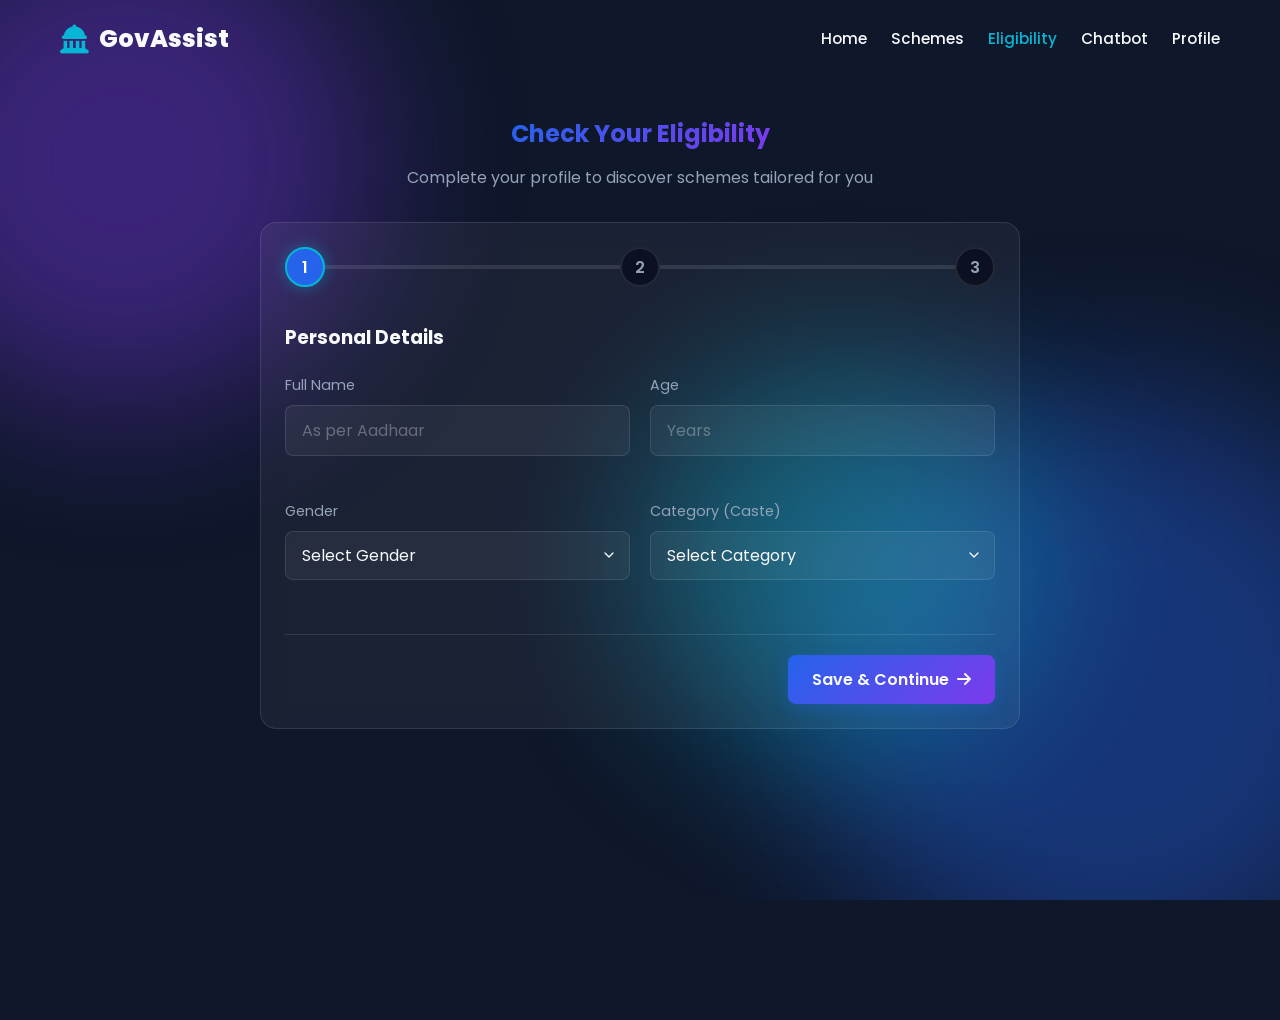
<file: eligibility.html>
<!DOCTYPE html>
<html lang="en">
<head>
    <meta charset="UTF-8">
    <meta name="viewport" content="width=device-width, initial-scale=1.0">
    <title>Check Eligibility - GovAssist</title>
    <link rel="stylesheet" href="style.css">
    <link rel="stylesheet" href="components.css">
    <link rel="stylesheet" href="https://cdnjs.cloudflare.com/ajax/libs/font-awesome/6.4.0/css/all.min.css">
    <style>
        .form-container {
            max-width: 800px;
            margin: 120px auto 60px;
            padding: 0 20px;
        }

        .progress-bar-container {
            display: flex;
            justify-content: space-between;
            position: relative;
            margin-bottom: 40px;
        }

        .progress-bar-container::before {
            content: '';
            position: absolute;
            top: 50%;
            left: 0;
            transform: translateY(-50%);
            width: 100%;
            height: 4px;
            background: var(--card-border);
            z-index: 1;
        }

        .progress-line {
            position: absolute;
            top: 50%;
            left: 0;
            transform: translateY(-50%);
            height: 4px;
            background: var(--gradient-accent);
            z-index: 1;
            width: 0%;
            transition: width 0.4s ease;
        }

        .step-indicator {
            width: 40px;
            height: 40px;
            border-radius: 50%;
            background: var(--darker-bg);
            border: 2px solid var(--card-border);
            display: flex;
            align-items: center;
            justify-content: center;
            font-weight: 600;
            position: relative;
            z-index: 2;
            transition: all 0.3s ease;
            color: var(--gray-text);
        }

        .step-indicator.active {
            border-color: var(--accent-cyan);
            background: var(--primary-blue);
            color: white;
            box-shadow: 0 0 15px rgba(6, 182, 212, 0.4);
        }

        .step-indicator.completed {
            background: var(--accent-cyan);
            border-color: var(--accent-cyan);
            color: white;
        }

        .form-step {
            display: none;
            animation: slideInRight 0.4s ease forwards;
        }

        .form-step.active {
            display: block;
        }

        @keyframes slideInRight {
            from { opacity: 0; transform: translateX(30px); }
            to { opacity: 1; transform: translateX(0); }
        }

        .form-grid {
            display: grid;
            grid-template-columns: 1fr 1fr;
            gap: 20px;
        }

        @media (max-width: 600px) {
            .form-grid {
                grid-template-columns: 1fr;
            }
        }

        .form-navigation {
            display: flex;
            justify-content: space-between;
            margin-top: 30px;
            padding-top: 20px;
            border-top: 1px solid var(--card-border);
        }
    </style>
</head>
<body>

    <!-- Navbar -->
    <nav class="navbar">
        <div class="container">
            <a href="index.html" class="nav-brand">
                <i class="fa-solid fa-landmark-dome"></i> GovAssist
            </a>
            <div class="nav-links">
                <a href="index.html">Home</a>
                <a href="results.html">Schemes</a>
                <a href="eligibility.html" style="color: var(--accent-cyan)">Eligibility</a>
                <a href="chatbot.html">Chatbot</a>
                <a href="profile.html">Profile</a>
            </div>
        </div>
    </nav>

    <div class="form-container">
        <div class="text-center mb-4">
            <h2 class="text-gradient">Check Your Eligibility</h2>
            <p>Complete your profile to discover schemes tailored for you</p>
        </div>

        <div class="glass-card">
            <!-- Progress Bar -->
            <div class="progress-bar-container">
                <div class="progress-line" id="progressLine"></div>
                <div class="step-indicator active" data-step="1">1</div>
                <div class="step-indicator" data-step="2">2</div>
                <div class="step-indicator" data-step="3">3</div>
            </div>

            <form id="eligibilityForm">
                <!-- Step 1: Personal Details -->
                <div class="form-step active" id="step1">
                    <h3 class="mb-3">Personal Details</h3>
                    <div class="form-grid">
                        <div class="input-group">
                            <label>Full Name</label>
                            <input type="text" class="form-control" required placeholder="As per Aadhaar">
                        </div>
                        <div class="input-group">
                            <label>Age</label>
                            <input type="number" class="form-control" required placeholder="Years">
                        </div>
                        <div class="input-group">
                            <label>Gender</label>
                            <select class="form-control" required>
                                <option value="">Select Gender</option>
                                <option value="male">Male</option>
                                <option value="female">Female</option>
                                <option value="transgender">Transgender</option>
                            </select>
                        </div>
                        <div class="input-group">
                            <label>Category (Caste)</label>
                            <select class="form-control" required>
                                <option value="">Select Category</option>
                                <option value="general">General</option>
                                <option value="obc">OBC</option>
                                <option value="sc">SC</option>
                                <option value="st">ST</option>
                            </select>
                        </div>
                    </div>
                </div>

                <!-- Step 2: Location & Status -->
                <div class="form-step" id="step2">
                    <h3 class="mb-3">Location & Status</h3>
                    <div class="form-grid">
                        <div class="input-group">
                            <label>State</label>
                            <select class="form-control" required>
                                <option value="">Select State</option>
                                <option value="an">Andaman and Nicobar Islands</option>
                                <option value="ap">Andhra Pradesh</option>
                                <option value="ar">Arunachal Pradesh</option>
                                <option value="as">Assam</option>
                                <option value="br">Bihar</option>
                                <option value="ch">Chandigarh</option>
                                <option value="ct">Chhattisgarh</option>
                                <option value="dn">Dadra and Nagar Haveli and Daman and Diu</option>
                                <option value="dl">Delhi</option>
                                <option value="ga">Goa</option>
                                <option value="gj">Gujarat</option>
                                <option value="hr">Haryana</option>
                                <option value="hp">Himachal Pradesh</option>
                                <option value="jk">Jammu and Kashmir</option>
                                <option value="jh">Jharkhand</option>
                                <option value="ka">Karnataka</option>
                                <option value="kl">Kerala</option>
                                <option value="la">Ladakh</option>
                                <option value="ld">Lakshadweep</option>
                                <option value="mp">Madhya Pradesh</option>
                                <option value="mh">Maharashtra</option>
                                <option value="mn">Manipur</option>
                                <option value="ml">Meghalaya</option>
                                <option value="mz">Mizoram</option>
                                <option value="nl">Nagaland</option>
                                <option value="or">Odisha</option>
                                <option value="py">Puducherry</option>
                                <option value="pb">Punjab</option>
                                <option value="rj">Rajasthan</option>
                                <option value="sk">Sikkim</option>
                                <option value="tn">Tamil Nadu</option>
                                <option value="tg">Telangana</option>
                                <option value="tr">Tripura</option>
                                <option value="up">Uttar Pradesh</option>
                                <option value="ut">Uttarakhand</option>
                                <option value="wb">West Bengal</option>
                            </select>
                        </div>
                        <div class="input-group">
                            <label>District</label>
                            <input type="text" class="form-control" required placeholder="Enter District">
                        </div>
                        <div class="input-group">
                            <label>BPL Status</label>
                            <select class="form-control" required>
                                <option value="">Are you Below Poverty Line?</option>
                                <option value="yes">Yes</option>
                                <option value="no">No</option>
                            </select>
                        </div>
                        <div class="input-group">
                            <label>Disability Status</label>
                            <select class="form-control" required>
                                <option value="no">None</option>
                                <option value="yes">Yes</option>
                            </select>
                        </div>
                    </div>
                </div>

                <!-- Step 3: Education & Work -->
                <div class="form-step" id="step3">
                    <h3 class="mb-3">Education & Work</h3>
                    <div class="form-grid">
                        <div class="input-group">
                            <label>Education Level</label>
                            <select class="form-control" required>
                                <option value="">Select Education</option>
                                <option value="below_10">Below 10th</option>
                                <option value="10th">10th Pass</option>
                                <option value="12th">12th Pass</option>
                                <option value="graduate">Graduate</option>
                                <option value="postgraduate">Post Graduate</option>
                            </select>
                        </div>
                        <div class="input-group">
                            <label>Occupation</label>
                            <select class="form-control" required>
                                <option value="">Select Occupation</option>
                                <option value="student">Student</option>
                                <option value="farmer">Farmer</option>
                                <option value="salaried">Salaried/Employee</option>
                                <option value="business">Business/Self-Employed</option>
                                <option value="unemployed">Unemployed</option>
                            </select>
                        </div>
                        <div class="input-group">
                            <label>Annual Family Income (₹)</label>
                            <input type="number" class="form-control" required placeholder="e.g. 250000">
                        </div>
                    </div>
                </div>

                <!-- Form Navigation -->
                <div class="form-navigation">
                    <button type="button" class="btn btn-outline" id="prevBtn" style="display: none;">
                        <i class="fa-solid fa-arrow-left"></i> Previous
                    </button>
                    <button type="button" class="btn btn-primary btn-glow" id="nextBtn" style="margin-left: auto;">
                        Save & Continue <i class="fa-solid fa-arrow-right"></i>
                    </button>
                    <button type="submit" class="btn btn-primary btn-glow" id="submitBtn" style="display: none; margin-left: auto;">
                        <i class="fa-solid fa-microchip"></i> Start AI Verification
                    </button>
                </div>
            </form>
        </div>
    </div>

    <script src="main.js"></script>
    <script src="eligibility.js"></script>
</body>
</html>
</file>
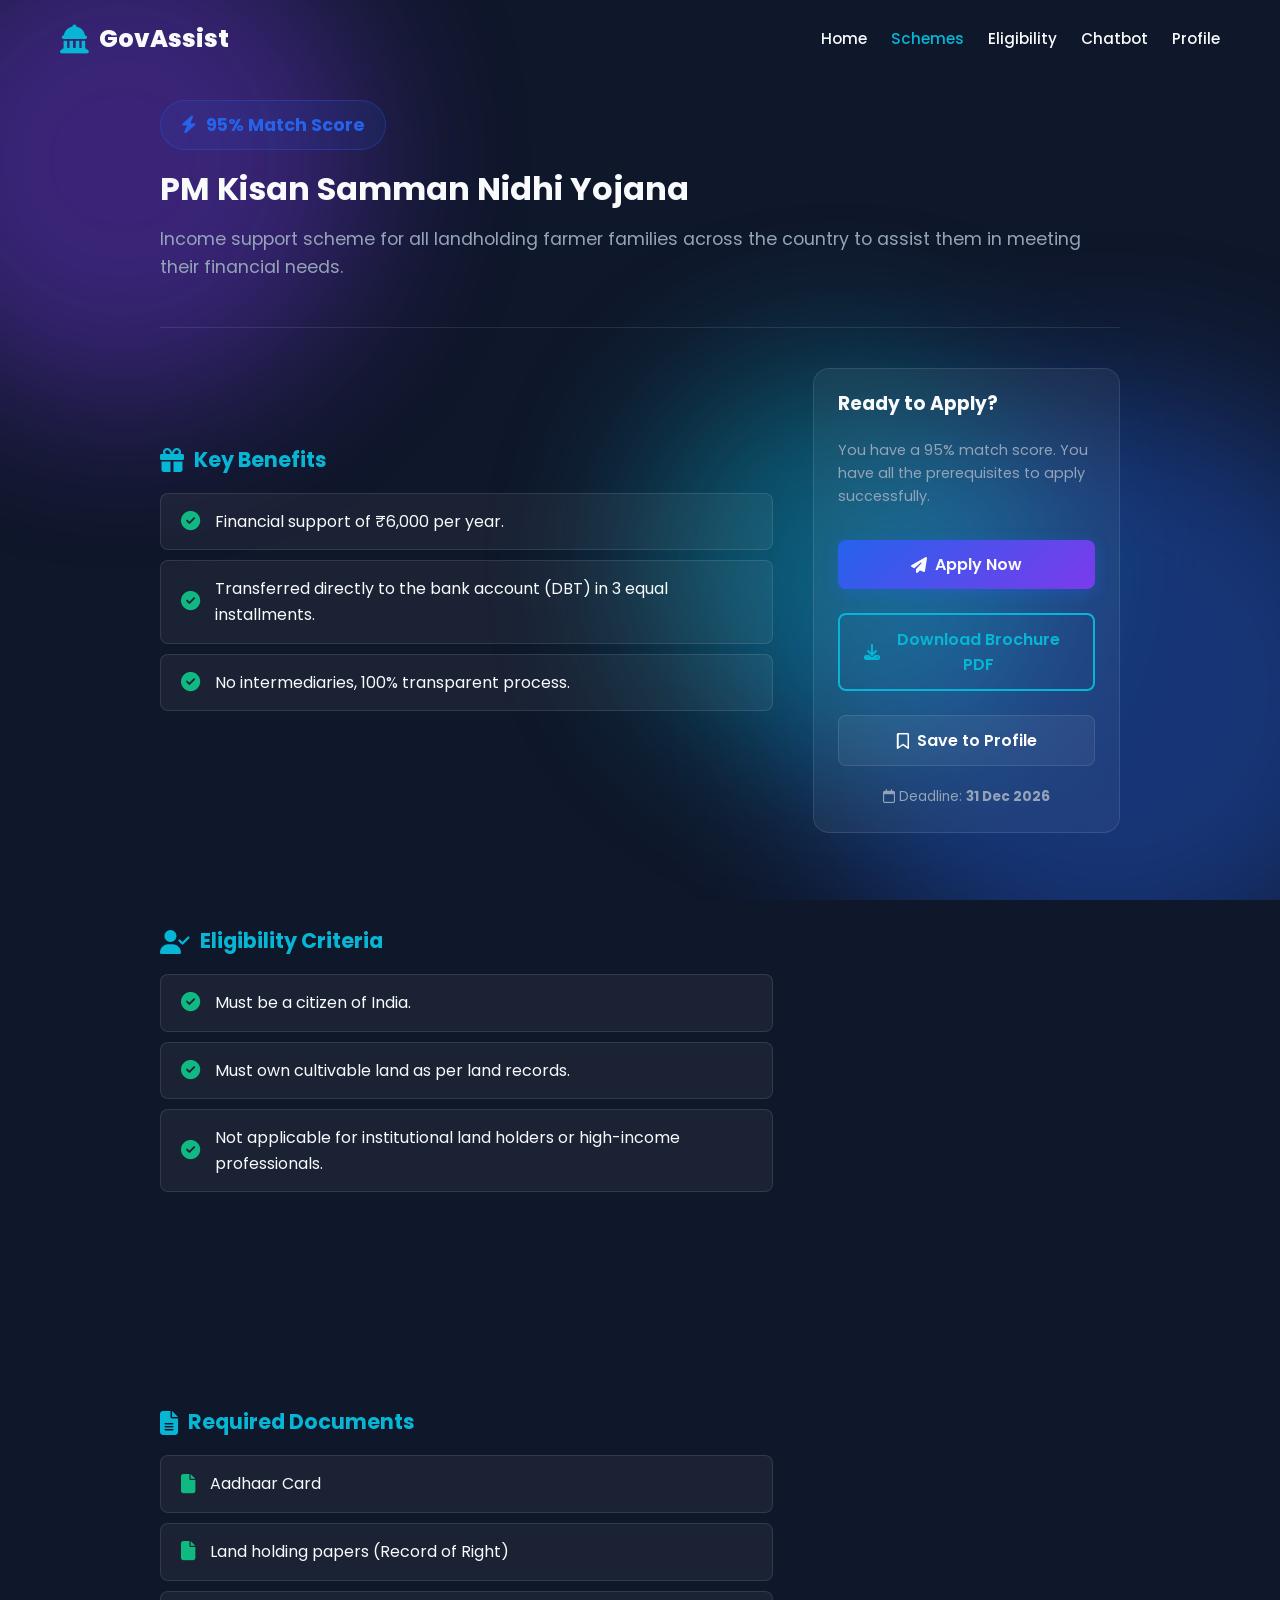
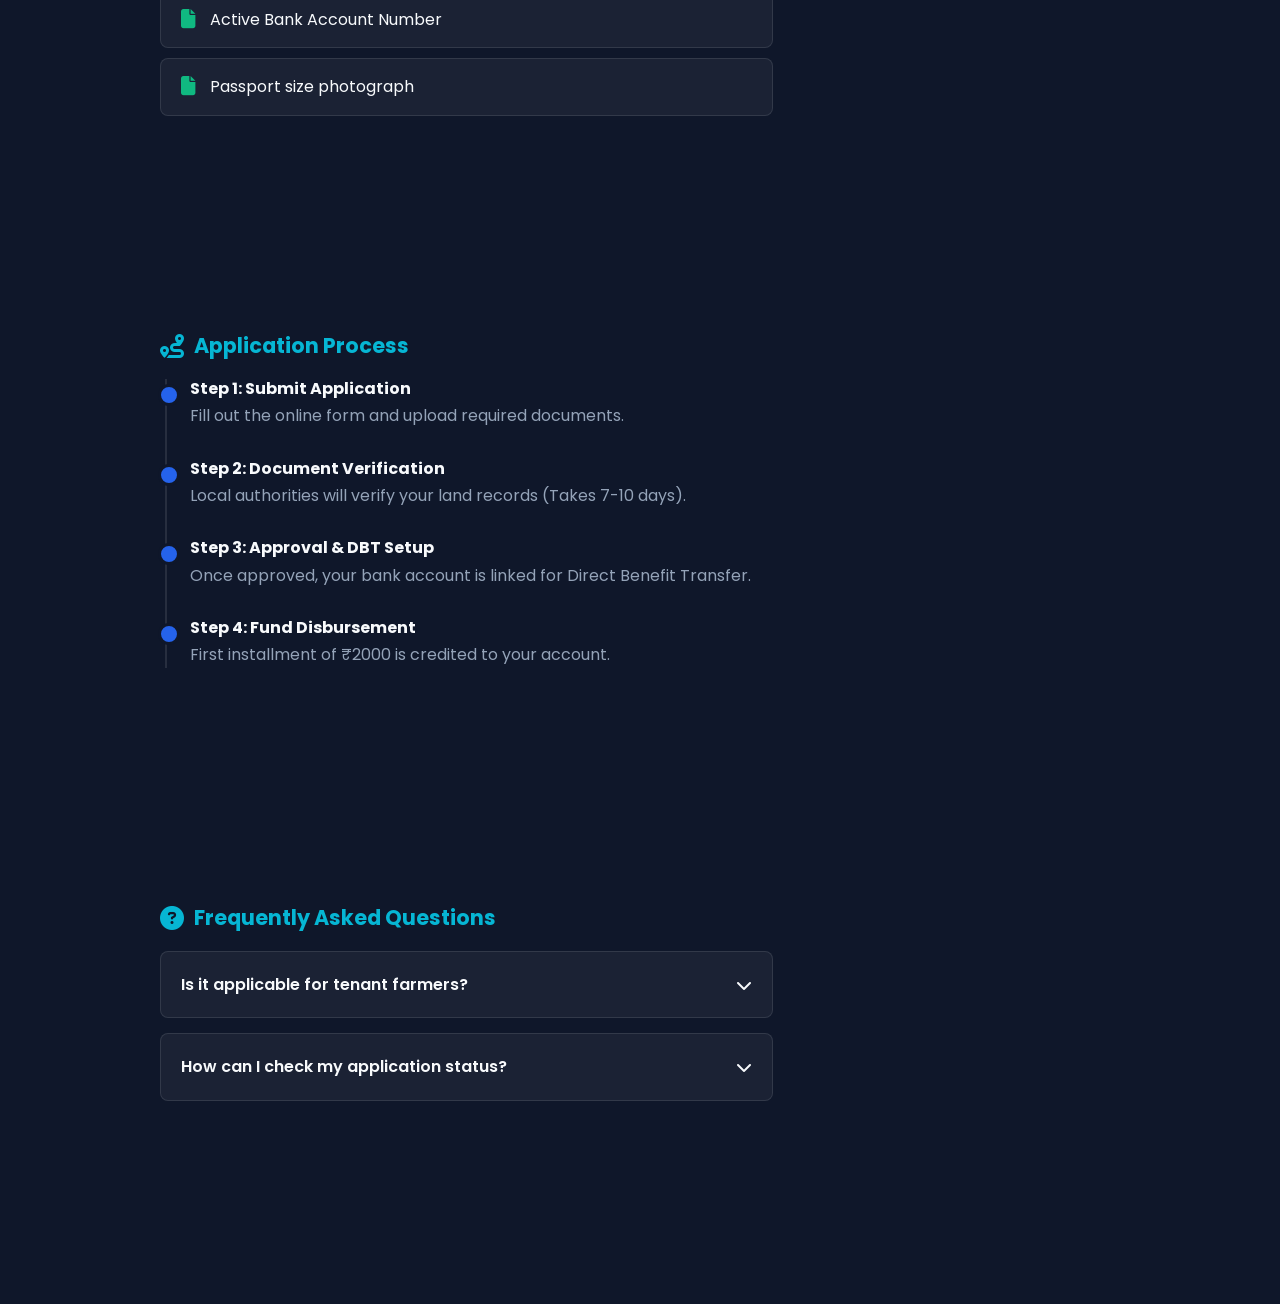
<file: scheme-details.html>
<!DOCTYPE html>
<html lang="en">
<head>
    <meta charset="UTF-8">
    <meta name="viewport" content="width=device-width, initial-scale=1.0">
    <title>Scheme Details - GovAssist</title>
    <link rel="stylesheet" href="style.css">
    <link rel="stylesheet" href="components.css">
    <link rel="stylesheet" href="https://cdnjs.cloudflare.com/ajax/libs/font-awesome/6.4.0/css/all.min.css">
    <style>
        .details-container {
            padding: 100px 20px 60px;
            max-width: 1000px;
            margin: 0 auto;
        }

        .scheme-header {
            margin-bottom: 40px;
            padding-bottom: 30px;
            border-bottom: 1px solid var(--card-border);
        }

        .eligibility-score {
            display: inline-flex;
            align-items: center;
            gap: 10px;
            background: rgba(37, 99, 235, 0.1);
            color: var(--primary-blue);
            padding: 10px 20px;
            border-radius: 30px;
            font-weight: 700;
            font-size: 1.1rem;
            margin-bottom: 20px;
            border: 1px solid rgba(37, 99, 235, 0.3);
        }

        .content-grid {
            display: grid;
            grid-template-columns: 2fr 1fr;
            gap: 40px;
        }

        @media (max-width: 768px) {
            .content-grid {
                grid-template-columns: 1fr;
            }
        }

        .section-title {
            color: var(--accent-cyan);
            font-size: 1.3rem;
            margin-bottom: 20px;
            display: flex;
            align-items: center;
            gap: 10px;
        }

        .section-title i {
            font-size: 1.5rem;
        }

        /* Checklists */
        .checklist {
            list-style: none;
        }

        .checklist li {
            background: var(--card-bg);
            padding: 15px 20px;
            margin-bottom: 10px;
            border-radius: 8px;
            border: 1px solid var(--card-border);
            display: flex;
            align-items: center;
            gap: 15px;
        }

        .checklist li i {
            color: #10b981; /* Green check */
            font-size: 1.2rem;
        }

        /* Timeline */
        .timeline {
            position: relative;
            padding-left: 30px;
        }

        .timeline::before {
            content: '';
            position: absolute;
            left: 5px;
            top: 0;
            bottom: 0;
            width: 2px;
            background: var(--card-border);
        }

        .timeline-item {
            position: relative;
            margin-bottom: 30px;
        }

        .timeline-item::before {
            content: '';
            position: absolute;
            left: -32px;
            top: 5px;
            width: 16px;
            height: 16px;
            border-radius: 50%;
            background: var(--primary-blue);
            border: 3px solid var(--dark-bg);
        }

        .timeline-item h4 {
            color: var(--white-text);
            margin-bottom: 5px;
        }

        /* FAQ Accordion */
        .faq-item {
            background: var(--card-bg);
            border: 1px solid var(--card-border);
            border-radius: 8px;
            margin-bottom: 15px;
            overflow: hidden;
        }

        .faq-header {
            padding: 20px;
            cursor: pointer;
            display: flex;
            justify-content: space-between;
            align-items: center;
            font-weight: 600;
        }

        .faq-content {
            padding: 0 20px;
            max-height: 0;
            overflow: hidden;
            transition: max-height 0.3s ease, padding 0.3s ease;
            color: var(--gray-text);
        }

        .faq-item.active .faq-content {
            padding: 0 20px 20px;
            max-height: 200px;
        }

        .faq-item.active .faq-header i {
            transform: rotate(180deg);
        }
        
        .faq-header i {
            transition: transform 0.3s;
        }

        /* Sidebar Action Box */
        .action-box {
            position: sticky;
            top: 100px;
        }
    </style>
</head>
<body>

    <!-- Navbar -->
    <nav class="navbar scrolled">
        <div class="container">
            <a href="index.html" class="nav-brand">
                <i class="fa-solid fa-landmark-dome"></i> GovAssist
            </a>
            <div class="nav-links">
                <a href="index.html">Home</a>
                <a href="results.html" style="color: var(--accent-cyan)">Schemes</a>
                <a href="eligibility.html">Eligibility</a>
                <a href="chatbot.html">Chatbot</a>
                <a href="profile.html">Profile</a>
            </div>
        </div>
    </nav>

    <div class="details-container">
        <!-- Header -->
        <div class="scheme-header reveal active">
            <div class="eligibility-score">
                <i class="fa-solid fa-bolt"></i> 95% Match Score
            </div>
            <h1>PM Kisan Samman Nidhi Yojana</h1>
            <p style="font-size: 1.1rem;">Income support scheme for all landholding farmer families across the country to assist them in meeting their financial needs.</p>
        </div>

        <div class="content-grid">
            <!-- Left Main Content -->
            <div class="main-content">
                
                <!-- Benefits -->
                <section class="mb-5 reveal">
                    <h2 class="section-title"><i class="fa-solid fa-gift"></i> Key Benefits</h2>
                    <ul class="checklist">
                        <li><i class="fa-solid fa-circle-check"></i> Financial support of ₹6,000 per year.</li>
                        <li><i class="fa-solid fa-circle-check"></i> Transferred directly to the bank account (DBT) in 3 equal installments.</li>
                        <li><i class="fa-solid fa-circle-check"></i> No intermediaries, 100% transparent process.</li>
                    </ul>
                </section>

                <!-- Eligibility -->
                <section class="mb-5 reveal">
                    <h2 class="section-title"><i class="fa-solid fa-user-check"></i> Eligibility Criteria</h2>
                    <ul class="checklist">
                        <li><i class="fa-solid fa-circle-check"></i> Must be a citizen of India.</li>
                        <li><i class="fa-solid fa-circle-check"></i> Must own cultivable land as per land records.</li>
                        <li><i class="fa-solid fa-circle-check"></i> Not applicable for institutional land holders or high-income professionals.</li>
                    </ul>
                </section>

                <!-- Documents -->
                <section class="mb-5 reveal">
                    <h2 class="section-title"><i class="fa-solid fa-file-lines"></i> Required Documents</h2>
                    <ul class="checklist">
                        <li><i class="fa-solid fa-file"></i> Aadhaar Card</li>
                        <li><i class="fa-solid fa-file"></i> Land holding papers (Record of Right)</li>
                        <li><i class="fa-solid fa-file"></i> Active Bank Account Number</li>
                        <li><i class="fa-solid fa-file"></i> Passport size photograph</li>
                    </ul>
                </section>

                <!-- Timeline -->
                <section class="mb-5 reveal">
                    <h2 class="section-title"><i class="fa-solid fa-route"></i> Application Process</h2>
                    <div class="timeline">
                        <div class="timeline-item">
                            <h4>Step 1: Submit Application</h4>
                            <p>Fill out the online form and upload required documents.</p>
                        </div>
                        <div class="timeline-item">
                            <h4>Step 2: Document Verification</h4>
                            <p>Local authorities will verify your land records (Takes 7-10 days).</p>
                        </div>
                        <div class="timeline-item">
                            <h4>Step 3: Approval & DBT Setup</h4>
                            <p>Once approved, your bank account is linked for Direct Benefit Transfer.</p>
                        </div>
                        <div class="timeline-item">
                            <h4>Step 4: Fund Disbursement</h4>
                            <p>First installment of ₹2000 is credited to your account.</p>
                        </div>
                    </div>
                </section>

                <!-- FAQ -->
                <section class="mb-5 reveal">
                    <h2 class="section-title"><i class="fa-solid fa-circle-question"></i> Frequently Asked Questions</h2>
                    <div class="faq-container">
                        <div class="faq-item">
                            <div class="faq-header">
                                Is it applicable for tenant farmers?
                                <i class="fa-solid fa-chevron-down"></i>
                            </div>
                            <div class="faq-content">
                                No, currently the scheme is only applicable for landholding farmer families whose names are registered in the land records.
                            </div>
                        </div>
                        <div class="faq-item">
                            <div class="faq-header">
                                How can I check my application status?
                                <i class="fa-solid fa-chevron-down"></i>
                            </div>
                            <div class="faq-content">
                                You can check your status on the official portal using your Aadhaar number or Bank Account number.
                            </div>
                        </div>
                    </div>
                </section>

            </div>

            <!-- Right Sidebar -->
            <div class="sidebar">
                <div class="glass-card action-box reveal active">
                    <h3 class="mb-3">Ready to Apply?</h3>
                    <p class="mb-4" style="font-size: 0.9rem;">You have a 95% match score. You have all the prerequisites to apply successfully.</p>
                    
                    <button class="btn btn-primary btn-glow mb-3" style="width: 100%;">
                        <i class="fa-solid fa-paper-plane"></i> Apply Now
                    </button>
                    
                    <button class="btn btn-outline mb-3" style="width: 100%;">
                        <i class="fa-solid fa-download"></i> Download Brochure PDF
                    </button>
                    
                    <button class="btn btn-save" style="width: 100%; border: 1px solid var(--card-border); background: rgba(255,255,255,0.05); color: white;">
                        <i class="fa-regular fa-bookmark"></i> Save to Profile
                    </button>
                    
                    <div style="margin-top: 20px; font-size: 0.85rem; color: var(--gray-text); text-align: center;">
                        <i class="fa-regular fa-calendar"></i> Deadline: <strong>31 Dec 2026</strong>
                    </div>
                </div>
            </div>
        </div>
    </div>

    <script src="main.js"></script>
    <script>
        // FAQ Toggle Logic
        document.addEventListener('DOMContentLoaded', () => {
            const faqItems = document.querySelectorAll('.faq-item');
            
            faqItems.forEach(item => {
                const header = item.querySelector('.faq-header');
                header.addEventListener('click', () => {
                    // Close others
                    faqItems.forEach(otherItem => {
                        if (otherItem !== item) {
                            otherItem.classList.remove('active');
                        }
                    });
                    // Toggle current
                    item.classList.toggle('active');
                });
            });
        });
    </script>
</body>
</html>
</file>
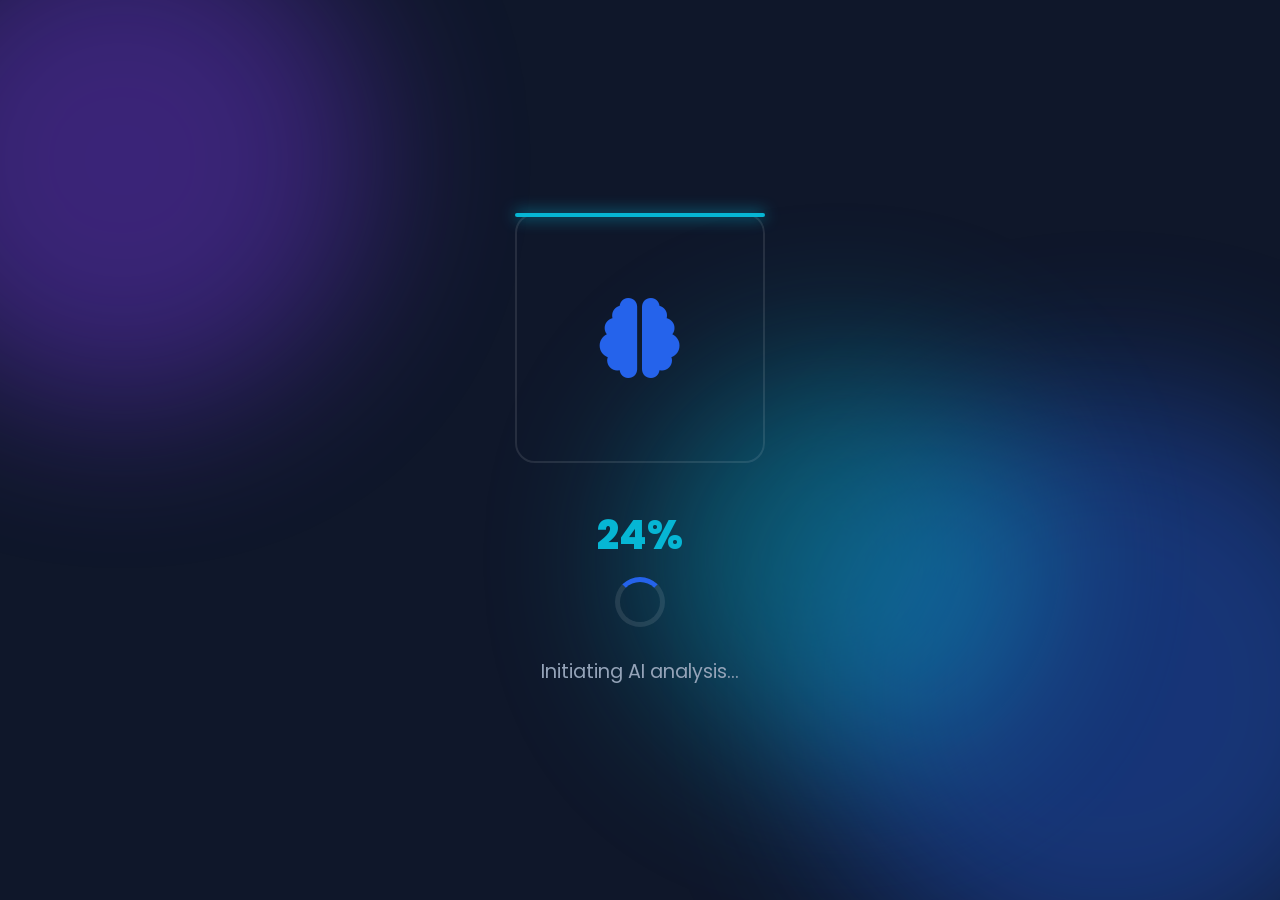
<file: verifying.html>
<!DOCTYPE html>
<html lang="en">
<head>
    <meta charset="UTF-8">
    <meta name="viewport" content="width=device-width, initial-scale=1.0">
    <title>AI Verification - GovAssist</title>
    <link rel="stylesheet" href="style.css">
    <link rel="stylesheet" href="components.css">
    <link rel="stylesheet" href="https://cdnjs.cloudflare.com/ajax/libs/font-awesome/6.4.0/css/all.min.css">
    <style>
        .verifying-container {
            min-height: 100vh;
            display: flex;
            align-items: center;
            justify-content: center;
            flex-direction: column;
            text-align: center;
            padding: 20px;
        }

        .scanner-box {
            position: relative;
            width: 250px;
            height: 250px;
            margin-bottom: 40px;
        }

        .scanner-box::before {
            content: '';
            position: absolute;
            inset: 0;
            border: 2px solid var(--card-border);
            border-radius: 20px;
        }

        .scanner-line {
            position: absolute;
            top: 0;
            left: 0;
            width: 100%;
            height: 4px;
            background: var(--accent-cyan);
            box-shadow: 0 0 15px var(--accent-cyan);
            border-radius: 5px;
            animation: scan 2s linear infinite alternate;
        }

        @keyframes scan {
            0% { top: 0; opacity: 0; }
            10% { opacity: 1; }
            90% { opacity: 1; }
            100% { top: 100%; opacity: 0; }
        }

        .ai-icon {
            font-size: 5rem;
            color: var(--primary-blue);
            position: absolute;
            top: 50%;
            left: 50%;
            transform: translate(-50%, -50%);
            animation: pulse 2s infinite;
        }

        @keyframes pulse {
            0% { transform: translate(-50%, -50%) scale(1); opacity: 0.8; }
            50% { transform: translate(-50%, -50%) scale(1.1); opacity: 1; text-shadow: 0 0 20px rgba(37, 99, 235, 0.5); }
            100% { transform: translate(-50%, -50%) scale(1); opacity: 0.8; }
        }

        .progress-text {
            font-size: 2.5rem;
            font-weight: 800;
            color: var(--accent-cyan);
            margin-bottom: 10px;
        }

        .typing-text {
            font-size: 1.2rem;
            color: var(--gray-text);
            min-height: 30px;
        }

        .spinner {
            width: 50px;
            height: 50px;
            border: 5px solid var(--card-border);
            border-top-color: var(--primary-blue);
            border-radius: 50%;
            animation: spin 1s linear infinite;
            margin: 0 auto 30px;
        }

        @keyframes spin {
            to { transform: rotate(360deg); }
        }
    </style>
</head>
<body>

    <div class="verifying-container">
        <div class="scanner-box">
            <i class="fa-solid fa-brain ai-icon"></i>
            <div class="scanner-line"></div>
        </div>

        <div class="progress-text" id="percentage">0%</div>
        
        <div class="spinner"></div>

        <div class="typing-text" id="typingText">Initiating AI analysis...</div>
    </div>

    <script src="main.js"></script>
    <script>
        document.addEventListener('DOMContentLoaded', () => {
            const percentageEl = document.getElementById('percentage');
            const typingTextEl = document.getElementById('typingText');
            
            const messages = [
                "Analyzing eligibility parameters...",
                "Cross-referencing with state and central schemes...",
                "Checking financial criteria and documentation requirements...",
                "Generating personalized recommendations...",
                "Finalizing results..."
            ];

            let progress = 0;
            let messageIndex = 0;

            const updateProgress = setInterval(() => {
                progress += Math.floor(Math.random() * 5) + 1;
                
                if (progress >= 100) {
                    progress = 100;
                    clearInterval(updateProgress);
                    setTimeout(() => {
                        window.location.href = 'results.html';
                    }, 500);
                }
                
                percentageEl.innerText = `${progress}%`;
            }, 150);

            const updateMessage = setInterval(() => {
                messageIndex++;
                if (messageIndex < messages.length) {
                    typingTextEl.innerText = messages[messageIndex];
                } else {
                    clearInterval(updateMessage);
                }
            }, 1200);
        });
    </script>
</body>
</html>
</file>
<file: style.css>
@import url('https://fonts.googleapis.com/css2?family=Poppins:wght@300;400;500;600;700;800&display=swap');

:root {
    /* Color Palette */
    --primary-blue: #2563eb;
    --secondary-purple: #7c3aed;
    --accent-cyan: #06b6d4;
    --dark-bg: #0f172a;
    --darker-bg: #0b1120;
    --card-bg: rgba(255, 255, 255, 0.05);
    --card-border: rgba(255, 255, 255, 0.1);
    --white-text: #f8fafc;
    --gray-text: #94a3b8;
    
    /* Gradients */
    --gradient-primary: linear-gradient(135deg, var(--primary-blue), var(--secondary-purple));
    --gradient-accent: linear-gradient(135deg, var(--accent-cyan), var(--primary-blue));
    
    /* Transitions */
    --transition-fast: 0.2s ease;
    --transition-normal: 0.3s ease;
    --transition-slow: 0.5s ease;
}

* {
    margin: 0;
    padding: 0;
    box-sizing: border-box;
    font-family: 'Poppins', sans-serif;
}

body {
    background-color: var(--dark-bg);
    color: var(--white-text);
    overflow-x: hidden;
    line-height: 1.6;
    position: relative;
    min-height: 100vh;
}

/* Animated Background Shapes */
.bg-shapes {
    position: fixed;
    top: 0;
    left: 0;
    width: 100%;
    height: 100%;
    z-index: -1;
    overflow: hidden;
    pointer-events: none;
}

.shape {
    position: absolute;
    filter: blur(80px);
    border-radius: 50%;
    opacity: 0.4;
    animation: float 20s infinite linear;
}

.shape-1 {
    top: -10%;
    left: -10%;
    width: 500px;
    height: 500px;
    background: var(--secondary-purple);
    animation-delay: 0s;
}

.shape-2 {
    bottom: -10%;
    right: -10%;
    width: 600px;
    height: 600px;
    background: var(--primary-blue);
    animation-direction: reverse;
}

.shape-3 {
    top: 40%;
    left: 50%;
    width: 400px;
    height: 400px;
    background: var(--accent-cyan);
    animation-duration: 25s;
}

@keyframes float {
    0% { transform: translate(0, 0) rotate(0deg); }
    33% { transform: translate(30px, -50px) rotate(120deg); }
    66% { transform: translate(-20px, 20px) rotate(240deg); }
    100% { transform: translate(0, 0) rotate(360deg); }
}

/* Typography */
h1, h2, h3, h4, h5, h6 {
    font-weight: 700;
    line-height: 1.2;
    margin-bottom: 1rem;
}

p {
    margin-bottom: 1rem;
    color: var(--gray-text);
}

.text-gradient {
    background: var(--gradient-primary);
    -webkit-background-clip: text;
    -webkit-text-fill-color: transparent;
    background-clip: text;
    display: inline-block;
}

.text-gradient-accent {
    background: var(--gradient-accent);
    -webkit-background-clip: text;
    -webkit-text-fill-color: transparent;
    background-clip: text;
    display: inline-block;
}

.text-center { text-align: center; }
.mt-1 { margin-top: 0.5rem; }
.mt-2 { margin-top: 1rem; }
.mt-3 { margin-top: 1.5rem; }
.mt-4 { margin-top: 2rem; }
.mt-5 { margin-top: 3rem; }
.mb-1 { margin-bottom: 0.5rem; }
.mb-2 { margin-bottom: 1rem; }
.mb-3 { margin-bottom: 1.5rem; }
.mb-4 { margin-bottom: 2rem; }
.mb-5 { margin-bottom: 3rem; }

/* Layout Utilities */
.container {
    width: 100%;
    max-width: 1200px;
    margin: 0 auto;
    padding: 0 20px;
}

section {
    padding: 80px 0;
}

/* Animations */
.reveal {
    opacity: 0;
    transform: translateY(30px);
    transition: all 0.8s ease;
}

.reveal.active {
    opacity: 1;
    transform: translateY(0);
}

/* Scrollbar */
::-webkit-scrollbar {
    width: 8px;
}

::-webkit-scrollbar-track {
    background: var(--dark-bg);
}

::-webkit-scrollbar-thumb {
    background: var(--primary-blue);
    border-radius: 4px;
}

::-webkit-scrollbar-thumb:hover {
    background: var(--secondary-purple);
}
</file>
<file: components.css>
/* Buttons */
.btn {
    display: inline-flex;
    align-items: center;
    justify-content: center;
    padding: 12px 24px;
    border-radius: 8px;
    font-weight: 600;
    font-size: 1rem;
    text-decoration: none;
    cursor: pointer;
    transition: var(--transition-normal);
    border: none;
    outline: none;
    gap: 8px;
}

.btn-primary {
    background: var(--gradient-primary);
    color: var(--white-text);
    box-shadow: 0 4px 15px rgba(37, 99, 235, 0.3);
}

.btn-primary:hover {
    box-shadow: 0 6px 20px rgba(37, 99, 235, 0.5);
    transform: translateY(-2px);
}

.btn-outline {
    background: transparent;
    color: var(--accent-cyan);
    border: 2px solid var(--accent-cyan);
}

.btn-outline:hover {
    background: rgba(6, 182, 212, 0.1);
    transform: translateY(-2px);
}

.btn-glow {
    position: relative;
    overflow: hidden;
}

.btn-glow::after {
    content: '';
    position: absolute;
    top: -50%;
    left: -50%;
    width: 200%;
    height: 200%;
    background: rgba(255, 255, 255, 0.1);
    transform: rotate(45deg);
    transition: all 0.3s;
    opacity: 0;
}

.btn-glow:hover::after {
    opacity: 1;
    transform: rotate(45deg) translate(50%, 50%);
}

/* Glassmorphism Cards */
.glass-card {
    background: var(--card-bg);
    backdrop-filter: blur(12px);
    -webkit-backdrop-filter: blur(12px);
    border: 1px solid var(--card-border);
    border-radius: 16px;
    padding: 24px;
    transition: var(--transition-normal);
}

.glass-card:hover {
    transform: translateY(-5px);
    border-color: rgba(255, 255, 255, 0.2);
    box-shadow: 0 10px 30px rgba(0, 0, 0, 0.2);
}

/* Form Inputs */
.input-group {
    margin-bottom: 1.5rem;
    position: relative;
}

.input-group label {
    display: block;
    margin-bottom: 0.5rem;
    font-size: 0.9rem;
    color: var(--gray-text);
}

.form-control {
    width: 100%;
    padding: 12px 16px;
    background: rgba(255, 255, 255, 0.05);
    border: 1px solid var(--card-border);
    border-radius: 8px;
    color: var(--white-text);
    font-size: 1rem;
    transition: var(--transition-fast);
}

.form-control:focus {
    outline: none;
    border-color: var(--primary-blue);
    background: rgba(255, 255, 255, 0.08);
    box-shadow: 0 0 0 3px rgba(37, 99, 235, 0.2);
}

.form-control:-webkit-autofill,
.form-control:-webkit-autofill:hover, 
.form-control:-webkit-autofill:focus, 
.form-control:-webkit-autofill:active{
    -webkit-box-shadow: 0 0 0 30px #0f172a inset !important; /* matches dark background roughly */
    -webkit-text-fill-color: white !important;
    transition: background-color 5000s ease-in-out 0s;
}

.form-control::placeholder {
    color: rgba(255, 255, 255, 0.3);
}

select.form-control {
    appearance: none;
    background-image: url("data:image/svg+xml,%3Csvg xmlns='http://www.w3.org/2000/svg' width='24' height='24' viewBox='0 0 24 24' fill='none' stroke='%23f8fafc' stroke-width='2' stroke-linecap='round' stroke-linejoin='round'%3E%3Cpolyline points='6 9 12 15 18 9'%3E%3C/polyline%3E%3C/svg%3E");
    background-repeat: no-repeat;
    background-position: right 12px center;
    background-size: 16px;
}

select.form-control option {
    background-color: var(--dark-bg);
    color: var(--white-text);
}

/* Navbar */
.navbar {
    position: fixed;
    top: 0;
    width: 100%;
    z-index: 1000;
    transition: var(--transition-normal);
    padding: 20px 0;
}

.navbar.scrolled {
    padding: 15px 0;
    background: rgba(15, 23, 42, 0.9);
    backdrop-filter: blur(10px);
    border-bottom: 1px solid var(--card-border);
    box-shadow: 0 4px 30px rgba(0, 0, 0, 0.1);
}

.navbar .container {
    display: flex;
    justify-content: space-between;
    align-items: center;
}

.nav-brand {
    font-size: 1.5rem;
    font-weight: 800;
    text-decoration: none;
    color: var(--white-text);
    display: flex;
    align-items: center;
    gap: 10px;
}

.nav-brand i {
    color: var(--accent-cyan);
    font-size: 1.8rem;
}

.nav-links {
    display: flex;
    gap: 24px;
    align-items: center;
}

.nav-links a {
    color: var(--white-text);
    text-decoration: none;
    font-weight: 500;
    font-size: 0.95rem;
    transition: var(--transition-fast);
    position: relative;
}

.nav-links a:hover {
    color: var(--accent-cyan);
}

.nav-links a::after {
    content: '';
    position: absolute;
    width: 0;
    height: 2px;
    bottom: -4px;
    left: 0;
    background: var(--gradient-accent);
    transition: var(--transition-normal);
}

.nav-links a:hover::after {
    width: 100%;
}

.nav-toggle {
    display: none;
    background: none;
    border: none;
    color: var(--white-text);
    font-size: 1.5rem;
    cursor: pointer;
}

@media (max-width: 992px) {
    .nav-links {
        display: none;
        position: absolute;
        top: 100%;
        left: 0;
        width: 100%;
        background: var(--dark-bg);
        flex-direction: column;
        padding: 20px;
        border-bottom: 1px solid var(--card-border);
    }

    .nav-links.active {
        display: flex;
    }

    .nav-toggle {
        display: block;
    }
}

/* Footer */
.footer {
    background: var(--darker-bg);
    padding: 60px 0 20px;
    border-top: 1px solid var(--card-border);
    margin-top: 60px;
}

.footer-grid {
    display: grid;
    grid-template-columns: repeat(auto-fit, minmax(200px, 1fr));
    gap: 40px;
    margin-bottom: 40px;
}

.footer-col h4 {
    color: var(--white-text);
    margin-bottom: 20px;
    font-size: 1.2rem;
}

.footer-col p {
    color: var(--gray-text);
    font-size: 0.9rem;
}

.footer-links {
    list-style: none;
}

.footer-links li {
    margin-bottom: 10px;
}

.footer-links a {
    color: var(--gray-text);
    text-decoration: none;
    transition: var(--transition-fast);
}

.footer-links a:hover {
    color: var(--accent-cyan);
}

.social-icons {
    display: flex;
    gap: 15px;
    margin-top: 20px;
}

.social-icons a {
    display: inline-flex;
    align-items: center;
    justify-content: center;
    width: 40px;
    height: 40px;
    border-radius: 50%;
    background: var(--card-bg);
    color: var(--white-text);
    text-decoration: none;
    transition: var(--transition-normal);
}

.social-icons a:hover {
    background: var(--primary-blue);
    transform: translateY(-3px);
}

.footer-bottom {
    text-align: center;
    padding-top: 20px;
    border-top: 1px solid var(--card-border);
    color: var(--gray-text);
    font-size: 0.9rem;
}
</file>
